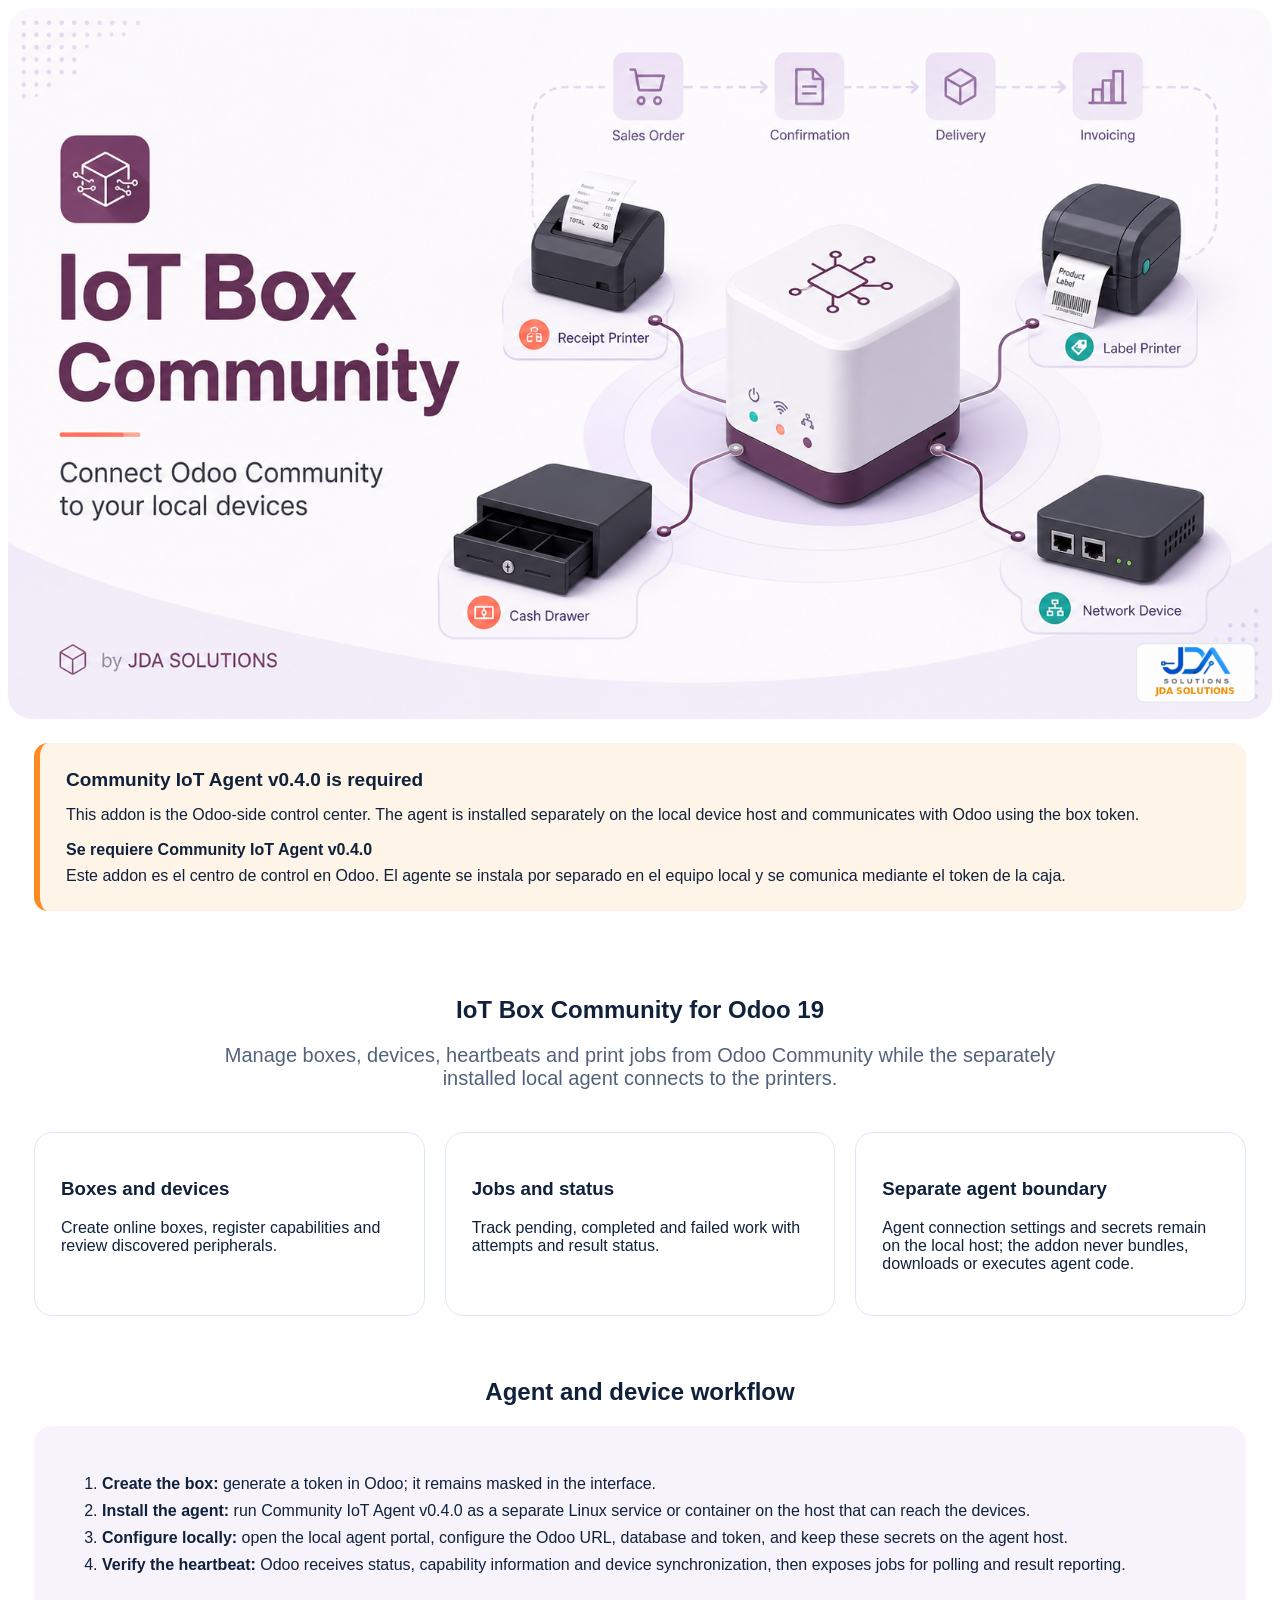
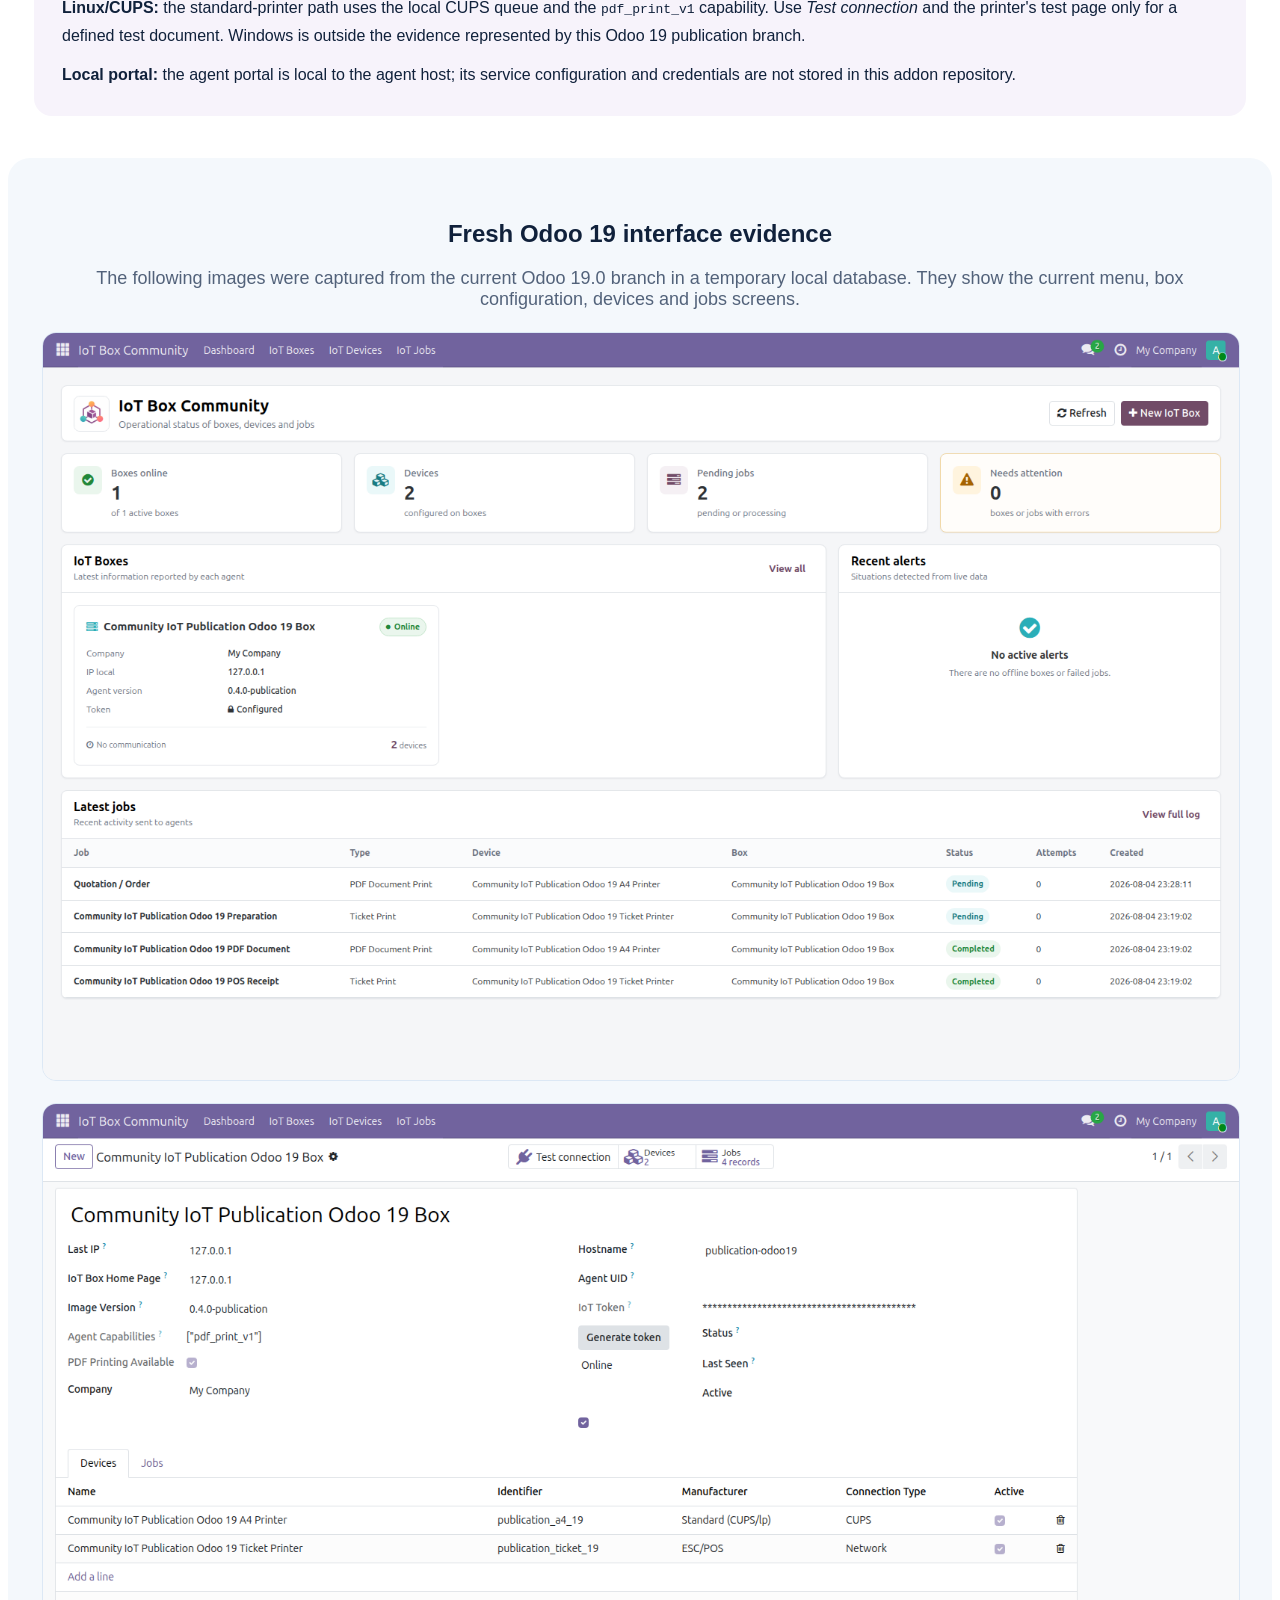
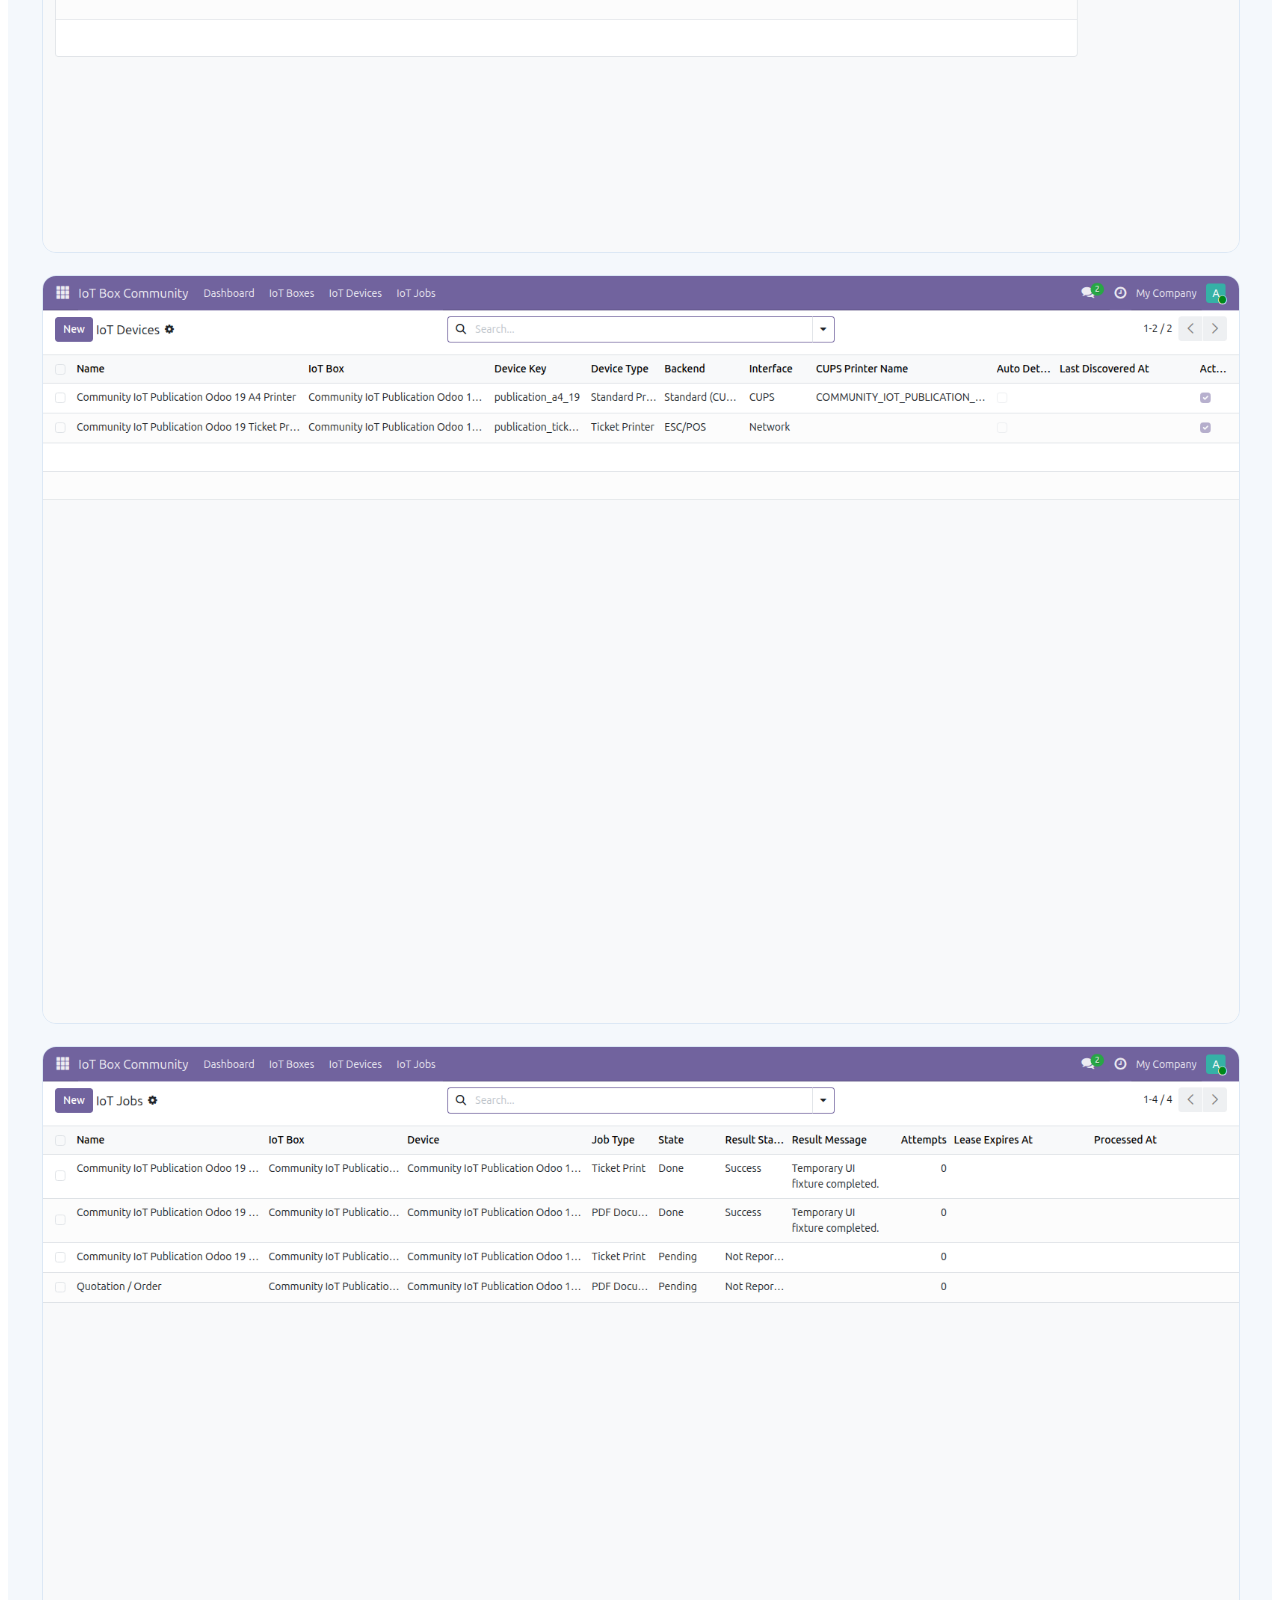
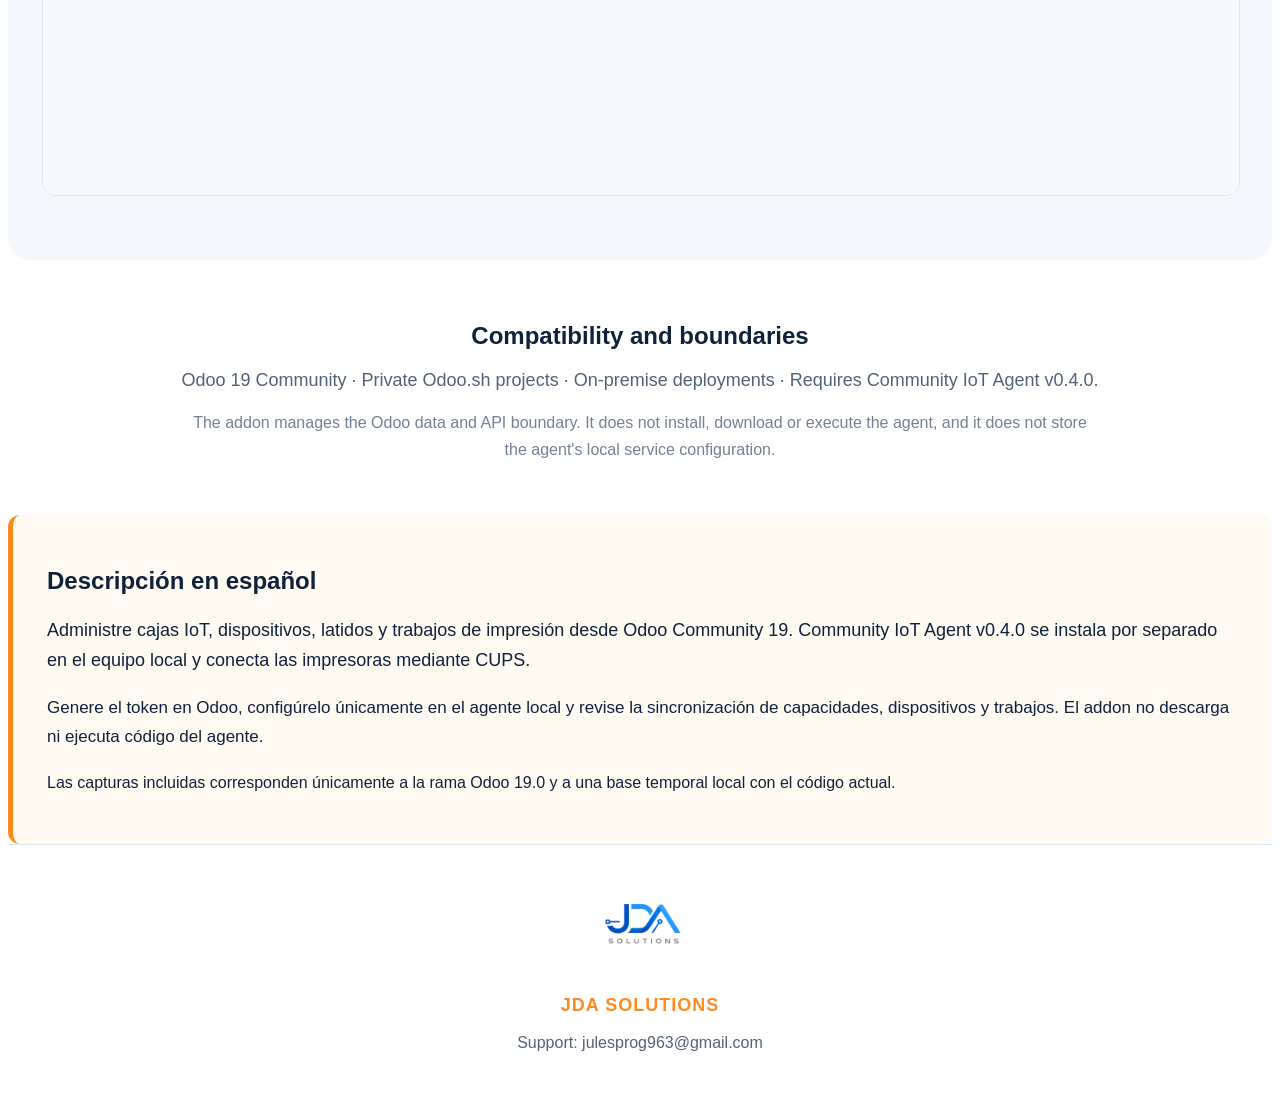
<file: community_iot_box/static/description/index.html>
<!doctype html>
<html lang="en">
<head><meta charset="utf-8"><title>IoT Box Community — Odoo 19</title></head>
<body>
<section class="oe_container" style="font-family:Arial,sans-serif;color:#10213b">
  <div style="border-radius:24px;overflow:hidden;background:#071a3e"><img src="main_screenshot.png" alt="IoT Box Community" style="width:100%;display:block"></div>
  <div style="margin:24px 26px;padding:22px 26px;background:#fff4e8;border-left:6px solid #ff8a1f;border-radius:14px;line-height:1.6"><p style="margin:0;font-size:19px"><strong>Community IoT Agent v0.4.0 is required</strong></p><p style="margin:6px 0 0">This addon is the Odoo-side control center. The agent is installed separately on the local device host and communicates with Odoo using the box token.</p><p lang="es" style="margin:10px 0 0"><strong>Se requiere Community IoT Agent v0.4.0</strong><br/>Este addon es el centro de control en Odoo. El agente se instala por separado en el equipo local y se comunica mediante el token de la caja.</p></div>
  <div style="padding:42px 34px;text-align:center"><h1>IoT Box Community for Odoo 19</h1><p style="font-size:20px;color:#52627a;max-width:900px;margin:auto">Manage boxes, devices, heartbeats and print jobs from Odoo Community while the separately installed local agent connects to the printers.</p></div>
  <div style="display:flex;gap:20px;flex-wrap:wrap;padding:0 26px 42px"><div style="flex:1;min-width:250px;padding:26px;border:1px solid #dce8f5;border-radius:18px"><h3>Boxes and devices</h3><p>Create online boxes, register capabilities and review discovered peripherals.</p></div><div style="flex:1;min-width:250px;padding:26px;border:1px solid #dce8f5;border-radius:18px"><h3>Jobs and status</h3><p>Track pending, completed and failed work with attempts and result status.</p></div><div style="flex:1;min-width:250px;padding:26px;border:1px solid #dce8f5;border-radius:18px"><h3>Separate agent boundary</h3><p>Agent connection settings and secrets remain on the local host; the addon never bundles, downloads or executes agent code.</p></div></div>
  <div style="padding:0 26px 42px"><h2 style="text-align:center">Agent and device workflow</h2><div style="background:#f7f3fb;border-radius:18px;padding:28px;line-height:1.7"><ol><li><strong>Create the box:</strong> generate a token in Odoo; it remains masked in the interface.</li><li><strong>Install the agent:</strong> run Community IoT Agent v0.4.0 as a separate Linux service or container on the host that can reach the devices.</li><li><strong>Configure locally:</strong> open the local agent portal, configure the Odoo URL, database and token, and keep these secrets on the agent host.</li><li><strong>Verify the heartbeat:</strong> Odoo receives status, capability information and device synchronization, then exposes jobs for polling and result reporting.</li></ol><p style="margin:16px 0 0"><strong>Linux/CUPS:</strong> the standard-printer path uses the local CUPS queue and the <code>pdf_print_v1</code> capability. Use <em>Test connection</em> and the printer's test page only for a defined test document. Windows is outside the evidence represented by this Odoo 19 publication branch.</p><p style="margin:12px 0 0"><strong>Local portal:</strong> the agent portal is local to the agent host; its service configuration and credentials are not stored in this addon repository.</p></div></div>
  <div style="background:#f4f8fc;padding:42px 34px;border-radius:22px"><h2 style="text-align:center">Fresh Odoo 19 interface evidence</h2><p style="font-size:18px;text-align:center;color:#52627a">The following images were captured from the current Odoo 19.0 branch in a temporary local database. They show the current menu, box configuration, devices and jobs screens.</p><img src="images/iot_box_menu_odoo19.png" alt="IoT Box Community menu and dashboard in Odoo 19" style="width:100%;display:block;border:1px solid #dce8f5;border-radius:14px;margin:22px 0"><img src="images/iot_box_configuration_odoo19.png" alt="IoT Box configuration in Odoo 19" style="width:100%;display:block;border:1px solid #dce8f5;border-radius:14px;margin:22px 0"><img src="images/iot_box_devices_odoo19.png" alt="IoT devices in Odoo 19" style="width:100%;display:block;border:1px solid #dce8f5;border-radius:14px;margin:22px 0"><img src="images/iot_box_jobs_odoo19.png" alt="IoT jobs in Odoo 19" style="width:100%;display:block;border:1px solid #dce8f5;border-radius:14px;margin:22px 0"></div>
  <div style="padding:42px 34px;text-align:center"><h2>Compatibility and boundaries</h2><p style="font-size:18px;color:#52627a">Odoo 19 Community · Private Odoo.sh projects · On-premise deployments · Requires Community IoT Agent v0.4.0.</p><p style="font-size:16px;color:#738096;line-height:1.7;max-width:900px;margin:10px auto">The addon manages the Odoo data and API boundary. It does not install, download or execute the agent, and it does not store the agent's local service configuration.</p></div>
  <div lang="es" style="padding:32px 34px;background:#fffaf2;border-left:5px solid #ff8a1f;border-radius:12px"><h2>Descripción en español</h2><p style="font-size:18px;line-height:1.7">Administre cajas IoT, dispositivos, latidos y trabajos de impresión desde Odoo Community 19. Community IoT Agent v0.4.0 se instala por separado en el equipo local y conecta las impresoras mediante CUPS.</p><p style="font-size:17px;line-height:1.7">Genere el token en Odoo, configúrelo únicamente en el agente local y revise la sincronización de capacidades, dispositivos y trabajos. El addon no descarga ni ejecuta código del agente.</p><p style="font-size:16px;line-height:1.7">Las capturas incluidas corresponden únicamente a la rama Odoo 19.0 y a una base temporal local con el código actual.</p></div>
  <footer style="padding:34px;text-align:center;border-top:1px solid #dce8f5"><img src="images/jda-solutions-logo.png" alt="JDA SOLUTIONS" style="width:94px"><p style="font-size:18px;color:#ff8a1f;font-weight:bold;letter-spacing:1px">JDA SOLUTIONS</p><p style="color:#52627a">Support: julesprog963@gmail.com</p></footer>
</section>
</body>
</html>
</file>
